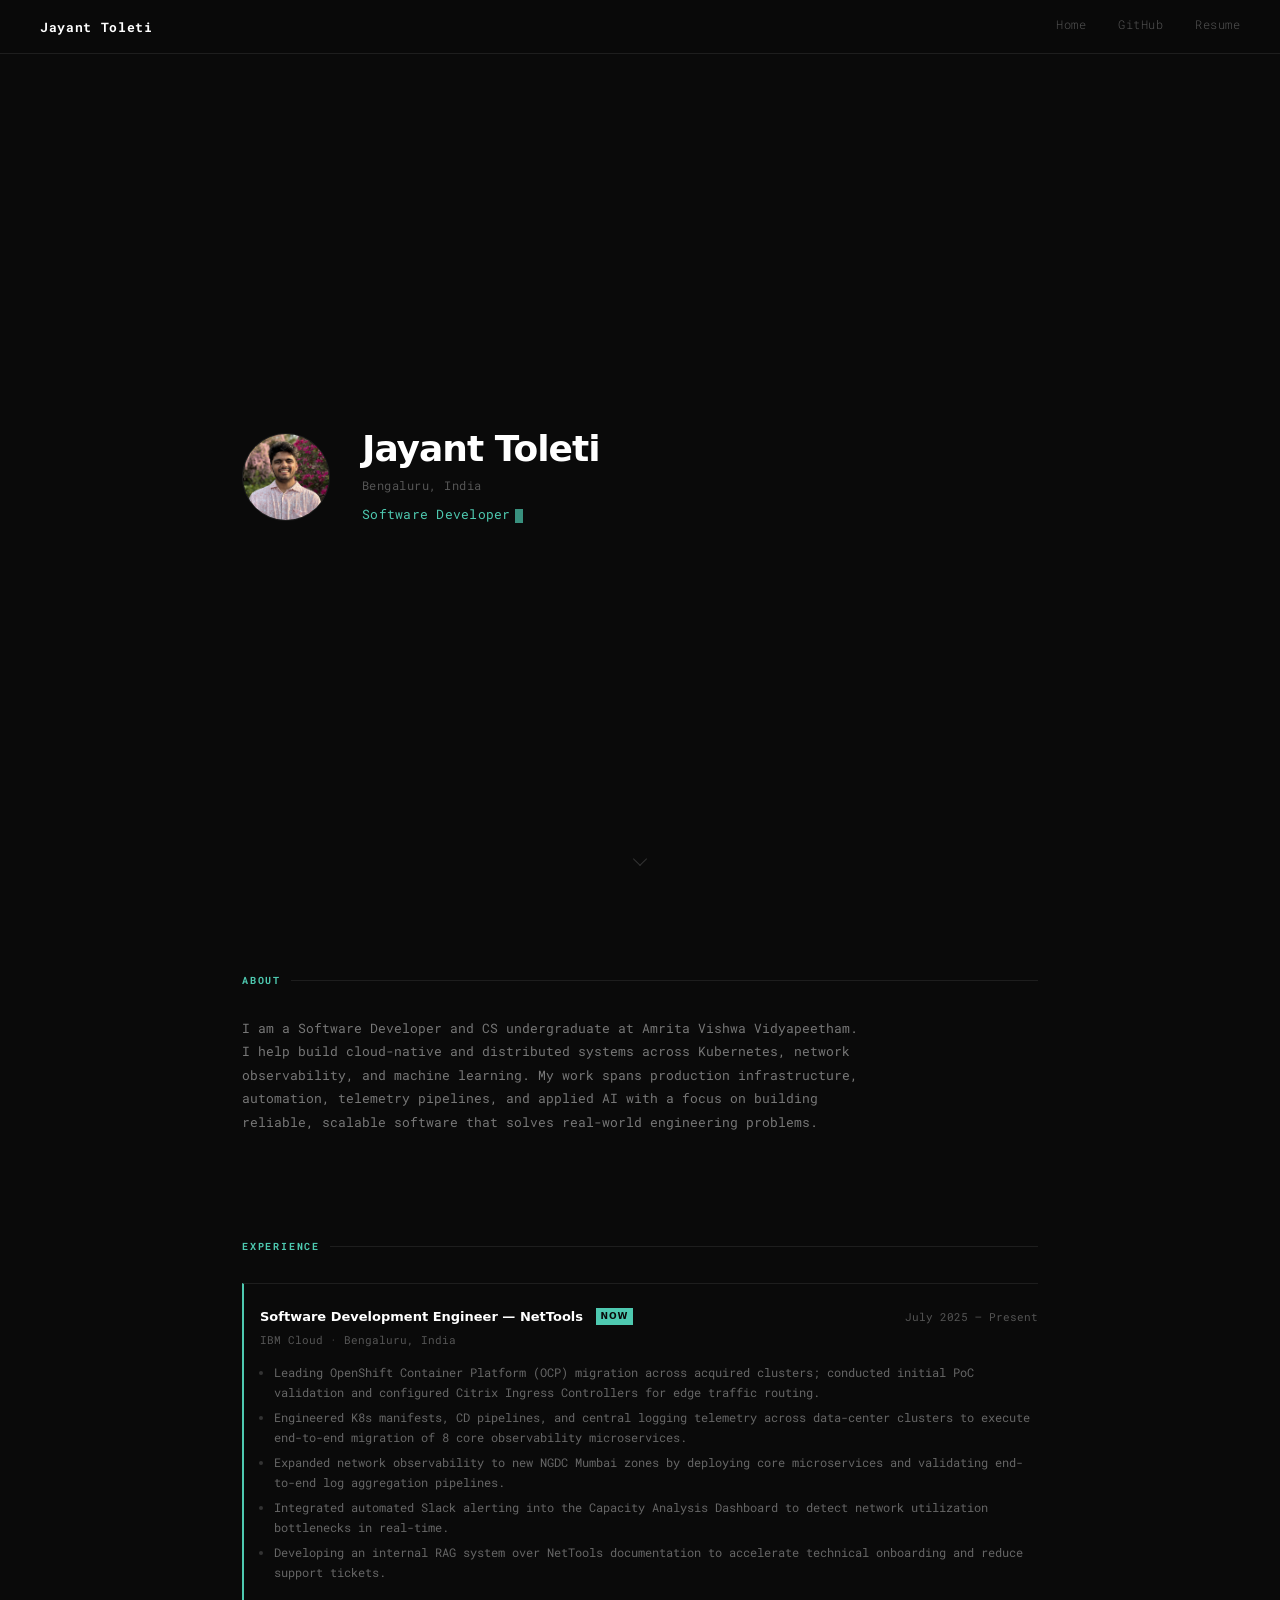
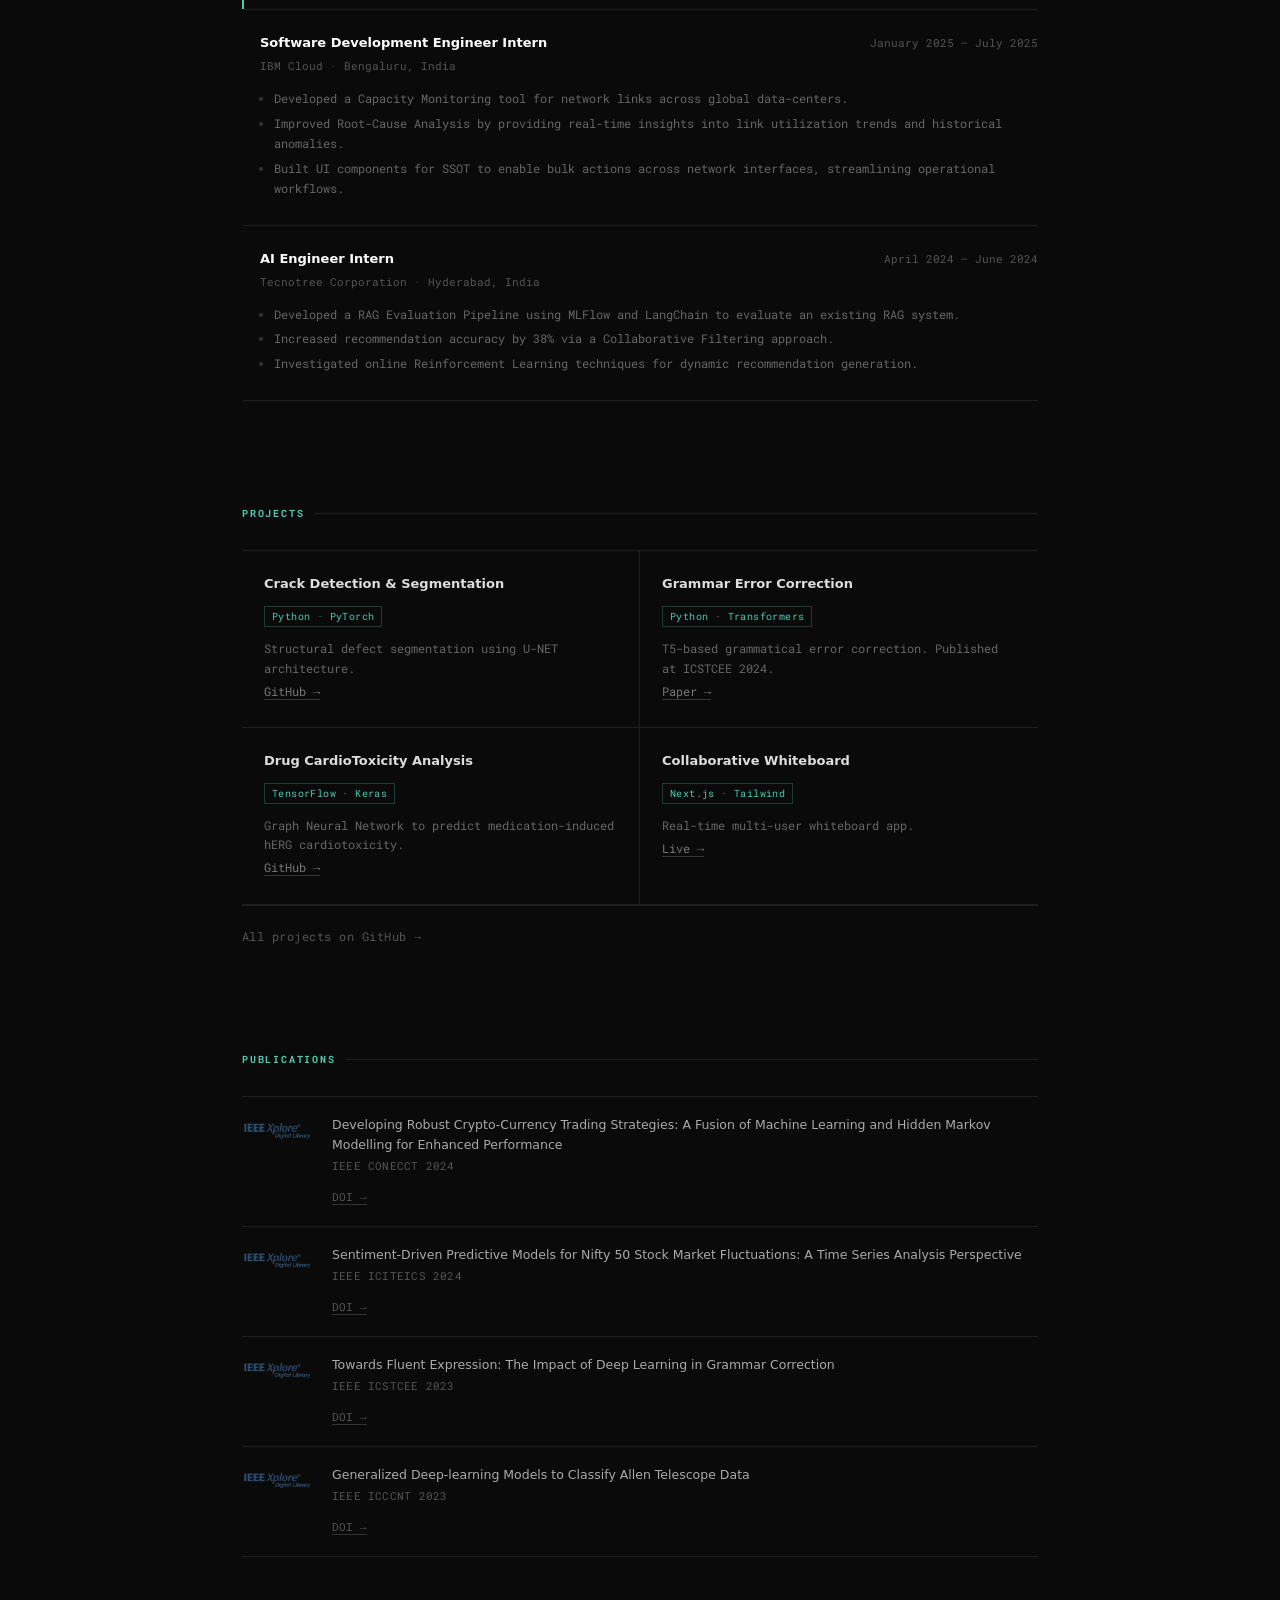
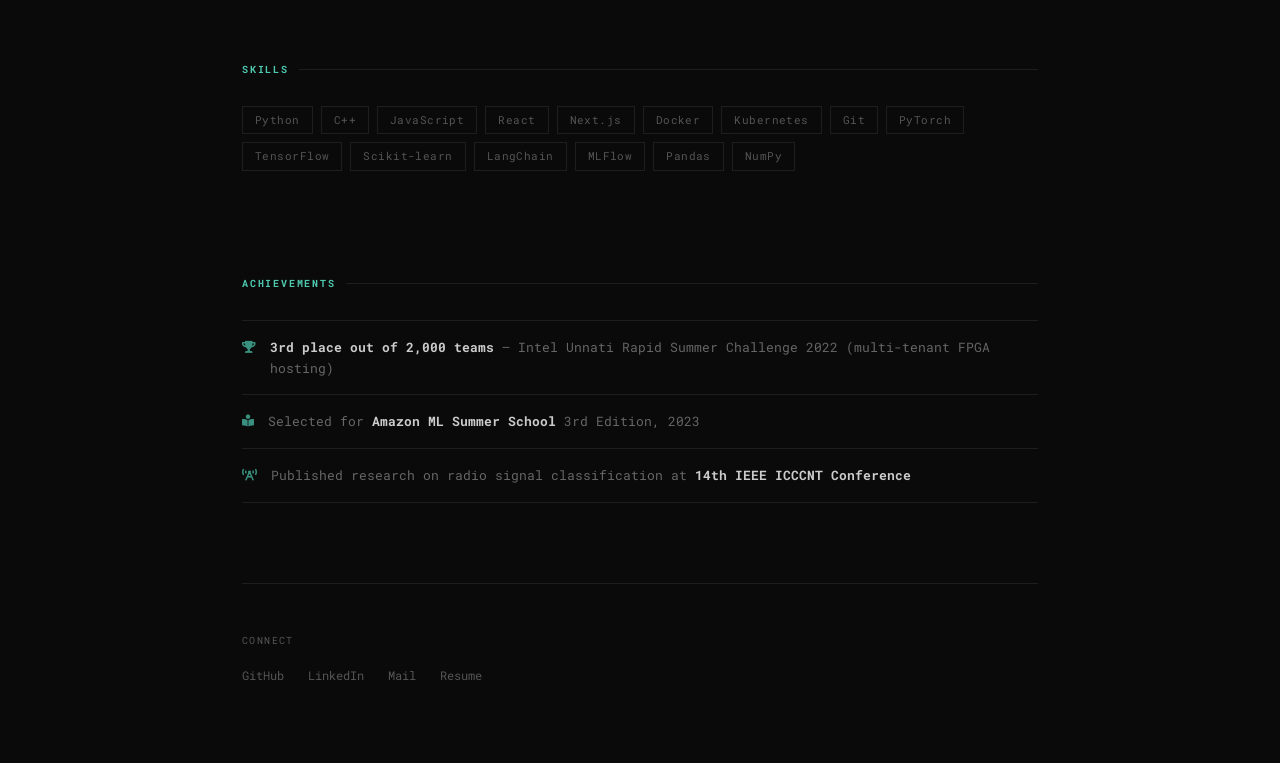
<file: index.html>
<!DOCTYPE html>
<html lang="en">
<head>
  <meta charset="UTF-8">
  <meta name="viewport" content="width=device-width, initial-scale=1.0">
  <meta name="author" content="Jayant">
  <title>Jayant Toleti</title>
  <link rel="stylesheet" href="style.css">
  <link href="https://fonts.googleapis.com/css?family=Roboto+Mono:300,400,700" rel="stylesheet">
  <link rel="stylesheet" href="https://cdnjs.cloudflare.com/ajax/libs/font-awesome/5.15.3/css/all.min.css">
</head>
<body>

  <!-- nav -->
  <nav>
    <span id="brand"><a href="index.html">Jayant Toleti</a></span>
    <ul id="menu">
      <li><a href="index.html">Home</a></li>
      <li><a href="https://github.com/JayantToleti" target="_blank">GitHub</a></li>
      <li><a href="Assets/Jayant_Toleti_Resume.pdf" target="_blank">Resume</a></li>
    </ul>
    <div id="toggle">menu</div>
  </nav>

  <div id="resize">
    <div class="close-btn">close</div>
    <ul id="menu">
      <li><a href="index.html">Home</a></li>
      <li><a href="https://github.com/JayantToleti" target="_blank">GitHub</a></li>
      <li><a href="Assets/Jayant_Toleti_Resume.pdf" target="_blank">Resume</a></li>
    </ul>
  </div>

  <div class="wrapper">

    <!-- hero -->
    <div class="hero">
      <div class="header">
        <img src="Assets/Jayant_Toleti.jpg" alt="Jayant Toleti" class="header-image">
        <div class="header-text">
          <h1>Jayant Toleti</h1>
          <h5>Bengaluru, India</h5>
          <p class="tagline"><span id="typed-role"></span><span class="cursor"></span></p>
        </div>
      </div>
    </div>
    <div class="scroll-down"></div>

    <!-- about -->
    <div class="section">
      <p class="section-label">About</p>
      <div class="about-text">
        <p>I am a Software Developer and CS undergraduate at Amrita Vishwa Vidyapeetham. I help build cloud-native and distributed systems across Kubernetes, network observability, and machine learning. My work spans production infrastructure, automation, telemetry pipelines, and applied AI with a focus on building reliable, scalable software that solves real-world engineering problems.</p>
      </div>
    </div>

    <!-- experience -->
    <div class="section">
      <p class="section-label">Experience</p>
      <div class="exp-list">

        <div class="exp-item current">
          <div class="exp-header">
            <h3 class="exp-title">Software Development Engineer — NetTools <span class="badge-now">NOW</span></h3>
            <span class="exp-date">July 2025 – Present</span>
          </div>
          <p class="exp-company">IBM Cloud · Bengaluru, India</p>
          <ul>
            <li>Leading OpenShift Container Platform (OCP) migration across acquired clusters; conducted initial PoC validation and configured Citrix Ingress Controllers for edge traffic routing.</li>
            <li>Engineered K8s manifests, CD pipelines, and central logging telemetry across data-center clusters to execute end-to-end migration of 8 core observability microservices.</li>
            <li>Expanded network observability to new NGDC Mumbai zones by deploying core microservices and validating end-to-end log aggregation pipelines.</li>
            <li>Integrated automated Slack alerting into the Capacity Analysis Dashboard to detect network utilization bottlenecks in real-time.</li>
            <li>Developing an internal RAG system over NetTools documentation to accelerate technical onboarding and reduce support tickets.</li>
          </ul>
        </div>

        <div class="exp-item">
          <div class="exp-header">
            <h3 class="exp-title">Software Development Engineer Intern</h3>
            <span class="exp-date">January 2025 – July 2025</span>
          </div>
          <p class="exp-company">IBM Cloud · Bengaluru, India</p>
          <ul>
            <li>Developed a Capacity Monitoring tool for network links across global data-centers.</li>
            <li>Improved Root-Cause Analysis by providing real-time insights into link utilization trends and historical anomalies.</li>
            <li>Built UI components for SSOT to enable bulk actions across network interfaces, streamlining operational workflows.</li>
          </ul>
        </div>

        <div class="exp-item">
          <div class="exp-header">
            <h3 class="exp-title">AI Engineer Intern</h3>
            <span class="exp-date">April 2024 – June 2024</span>
          </div>
          <p class="exp-company">Tecnotree Corporation · Hyderabad, India</p>
          <ul>
            <li>Developed a RAG Evaluation Pipeline using MLFlow and LangChain to evaluate an existing RAG system.</li>
            <li>Increased recommendation accuracy by 38% via a Collaborative Filtering approach.</li>
            <li>Investigated online Reinforcement Learning techniques for dynamic recommendation generation.</li>
          </ul>
        </div>

      </div>
    </div>

    <!-- projects -->
    <div class="section">
      <p class="section-label">Projects</p>
      <div class="projects">
        <div class="project-item">
          <h4>Crack Detection &amp; Segmentation</h4>
          <span class="project-stack">Python · PyTorch</span>
          <p class="project-description">Structural defect segmentation using U-NET architecture.</p>
          <p class="project-description"><a href="https://github.com/JayantToleti/CrackSegmentationDL" target="_blank">GitHub →</a></p>
        </div>
        <div class="project-item">
          <h4>Grammar Error Correction</h4>
          <span class="project-stack">Python · Transformers</span>
          <p class="project-description">T5-based grammatical error correction. Published at ICSTCEE 2024.</p>
          <p class="project-description"><a href="https://ieeexplore.ieee.org/document/10584963" target="_blank">Paper →</a></p>
        </div>
        <div class="project-item">
          <h4>Drug CardioToxicity Analysis</h4>
          <span class="project-stack">TensorFlow · Keras</span>
          <p class="project-description">Graph Neural Network to predict medication-induced hERG cardiotoxicity.</p>
          <p class="project-description"><a href="https://github.com/JayantToleti/DrugCardiotoxicity" target="_blank">GitHub →</a></p>
        </div>
        <div class="project-item">
          <h4>Collaborative Whiteboard</h4>
          <span class="project-stack">Next.js · Tailwind</span>
          <p class="project-description">Real-time multi-user whiteboard app.</p>
          <p class="project-description"><a href="https://multi-user-wb.vercel.app/" target="_blank">Live →</a></p>
        </div>
      </div>
      <div class="view-all-projects">
        <a href="https://github.com/JayantToleti" class="btn-view-all" target="_blank">All projects on GitHub →</a>
      </div>
    </div>

    <!-- publications -->
    <div class="section">
      <p class="section-label">Publications</p>
      <div class="publications">
        <div class="publication-item">
          <img src="Assets/IEEE-xplore-logo.png" alt="IEEE" class="ieee-logo">
          <div class="pub-body">
            <h4>Developing Robust Crypto-Currency Trading Strategies: A Fusion of Machine Learning and Hidden Markov Modelling for Enhanced Performance</h4>
            <p class="conference-name">IEEE CONECCT 2024</p>
            <a href="https://doi.org/10.1109/CONECCT62155.2024.10677046" class="doi-link" target="_blank">DOI →</a>
          </div>
        </div>
        <div class="publication-item">
          <img src="Assets/IEEE-xplore-logo.png" alt="IEEE" class="ieee-logo">
          <div class="pub-body">
            <h4>Sentiment-Driven Predictive Models for Nifty 50 Stock Market Fluctuations: A Time Series Analysis Perspective</h4>
            <p class="conference-name">IEEE ICITEICS 2024</p>
            <a href="https://doi.org/10.1109/ICITEICS61368.2024.10625537" class="doi-link" target="_blank">DOI →</a>
          </div>
        </div>
        <div class="publication-item">
          <img src="Assets/IEEE-xplore-logo.png" alt="IEEE" class="ieee-logo">
          <div class="pub-body">
            <h4>Towards Fluent Expression: The Impact of Deep Learning in Grammar Correction</h4>
            <p class="conference-name">IEEE ICSTCEE 2023</p>
            <a href="https://doi.org/10.1109/ICSTCEE60504.2023.10584963" class="doi-link" target="_blank">DOI →</a>
          </div>
        </div>
        <div class="publication-item">
          <img src="Assets/IEEE-xplore-logo.png" alt="IEEE" class="ieee-logo">
          <div class="pub-body">
            <h4>Generalized Deep-learning Models to Classify Allen Telescope Data</h4>
            <p class="conference-name">IEEE ICCCNT 2023</p>
            <a href="https://doi.org/10.1109/ICCCNT56998.2023.10306700" class="doi-link" target="_blank">DOI →</a>
          </div>
        </div>
      </div>
    </div>

    <!-- skills -->
    <div class="section">
      <p class="section-label">Skills</p>
      <ul class="skills-list">
        <li>Python</li>
        <li>C++</li>
        <li>JavaScript</li>
        <li>React</li>
        <li>Next.js</li>
        <li>Docker</li>
        <li>Kubernetes</li>
        <li>Git</li>
        <li>PyTorch</li>
        <li>TensorFlow</li>
        <li>Scikit-learn</li>
        <li>LangChain</li>
        <li>MLFlow</li>
        <li>Pandas</li>
        <li>NumPy</li>
      </ul>
    </div>

    <!-- achievements -->
    <div class="section">
      <p class="section-label">Achievements</p>
      <div class="achievements">
        <div class="achievement-item">
          <i class="fas fa-trophy"></i>
          <span class="achievement-text"><span class="hl">3rd place out of 2,000 teams</span> — Intel Unnati Rapid Summer Challenge 2022 (multi-tenant FPGA hosting)</span>
        </div>
        <div class="achievement-item">
          <i class="fas fa-book-reader"></i>
          <span class="achievement-text">Selected for <span class="hl">Amazon ML Summer School</span> 3rd Edition, 2023</span>
        </div>
        <div class="achievement-item">
          <i class="fas fa-broadcast-tower"></i>
          <span class="achievement-text">Published research on radio signal classification at <span class="hl">14th IEEE ICCCNT Conference</span></span>
        </div>
      </div>
    </div>

    <!-- footer -->
    <footer class="footer">
      <p class="footer-label">Connect</p>
      <ul class="footer-links">
        <li><a href="https://github.com/JayantToleti" target="_blank">GitHub</a></li>
        <li><a href="https://linkedin.com/in/JayantToleti" target="_blank">LinkedIn</a></li>
        <li><a href="mailto:jtoleti@gmail.com">Mail</a></li>
        <li><a href="Assets/Jayant_Toleti_Resume.pdf" target="_blank">Resume</a></li>
      </ul>
    </footer>

  </div>

  <script>
    // nav
    var toggle = document.getElementById('toggle');
    var resize = document.getElementById('resize');
    var closeBtn = document.querySelector('.close-btn');
    toggle.addEventListener('click', function() { resize.classList.toggle('active'); });
    closeBtn.addEventListener('click', function() { resize.classList.remove('active'); });
    document.querySelectorAll('#resize ul li a').forEach(function(a) {
      a.addEventListener('click', function() { resize.classList.remove('active'); });
    });

    // typewriter
    var roles = [
      'Software Developer',
      'ML Researcher',
      'Cloud Engineer'
    ];
    var el = document.getElementById('typed-role');
    var roleIndex = 0;
    var charIndex = 0;
    var deleting = false;
    var TYPE_SPEED = 75;
    var DELETE_SPEED = 40;
    var PAUSE_AFTER_TYPE = 3500;
    var PAUSE_AFTER_DELETE = 40;

    function tick() {
      var current = roles[roleIndex];
      if (!deleting) {
        el.textContent = current.slice(0, charIndex + 1);
        charIndex++;
        if (charIndex === current.length) {
          deleting = true;
          setTimeout(tick, PAUSE_AFTER_TYPE);
          return;
        }
        setTimeout(tick, TYPE_SPEED);
      } else {
        el.textContent = current.slice(0, charIndex - 1);
        charIndex--;
        if (charIndex === 0) {
          deleting = false;
          roleIndex = (roleIndex + 1) % roles.length;
          setTimeout(tick, PAUSE_AFTER_DELETE);
          return;
        }
        setTimeout(tick, DELETE_SPEED);
      }
    }
    tick();
  </script>

</body>
</html>
</file>
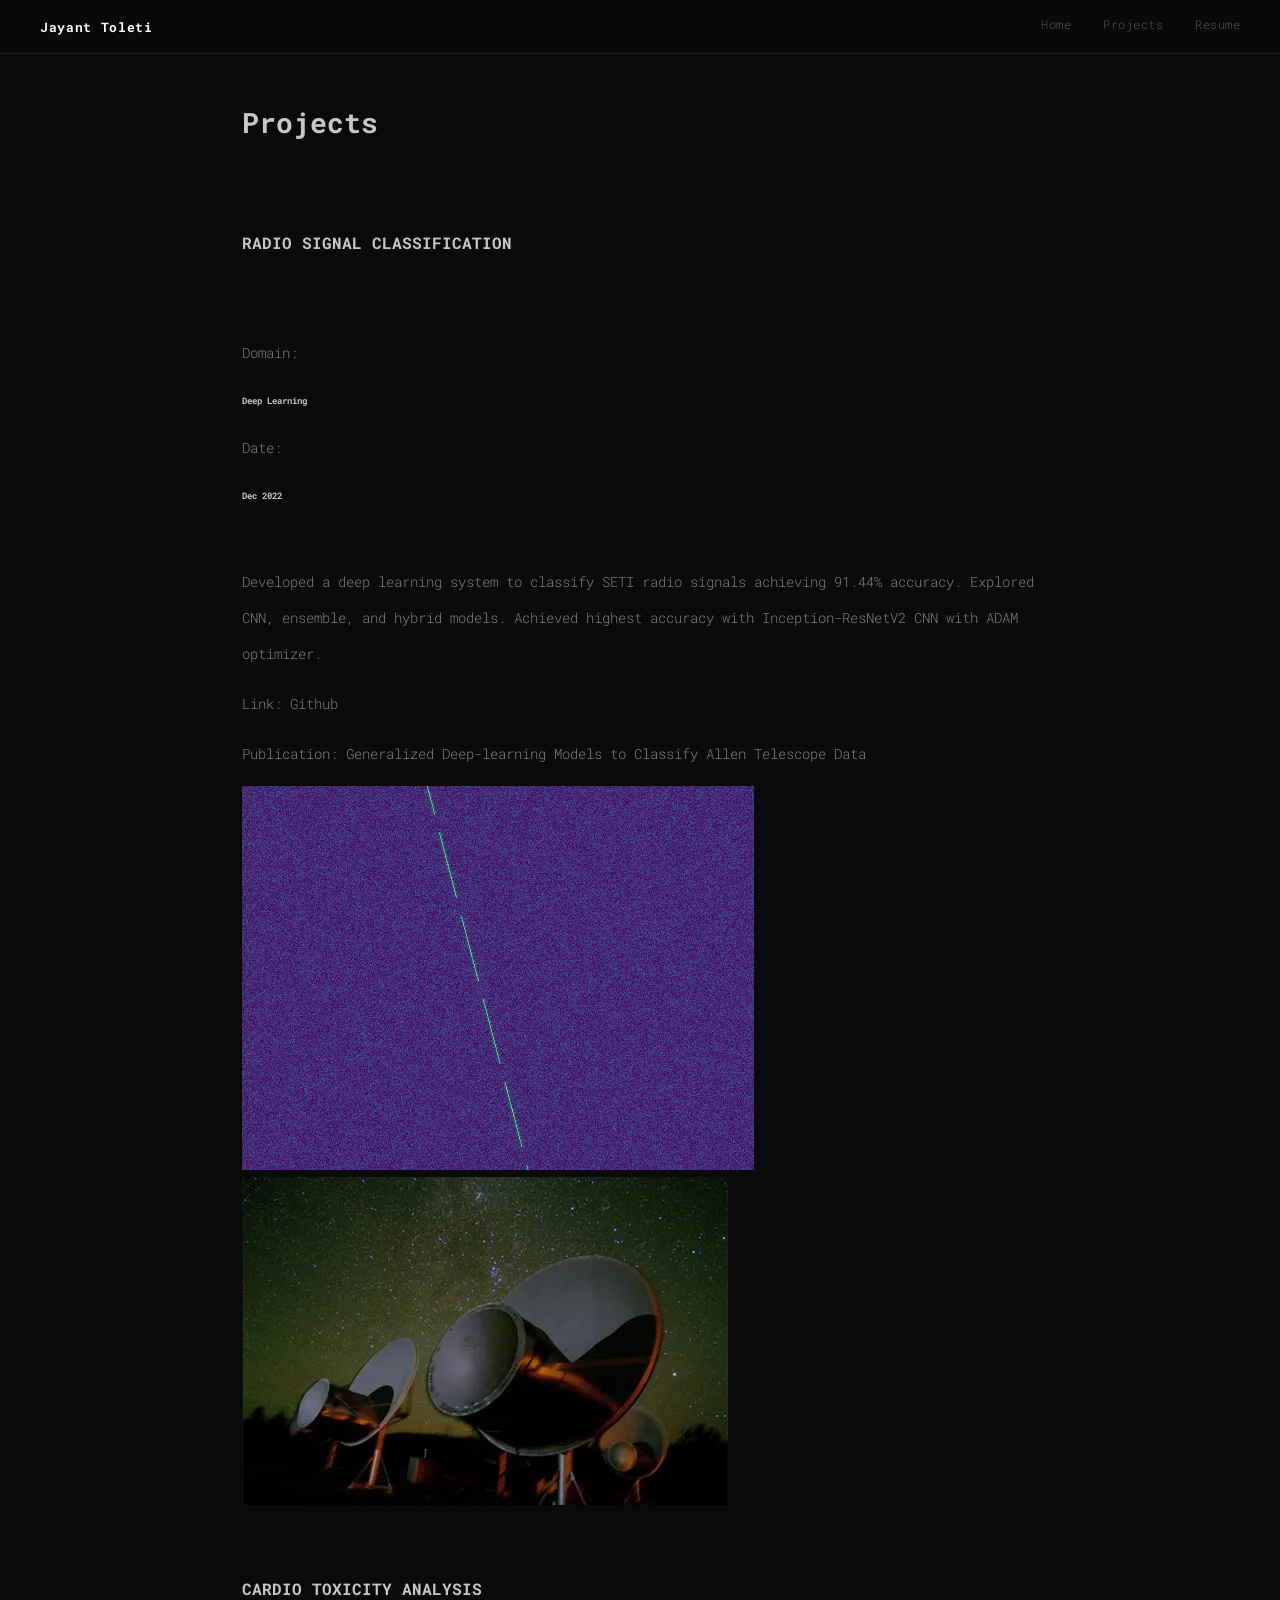
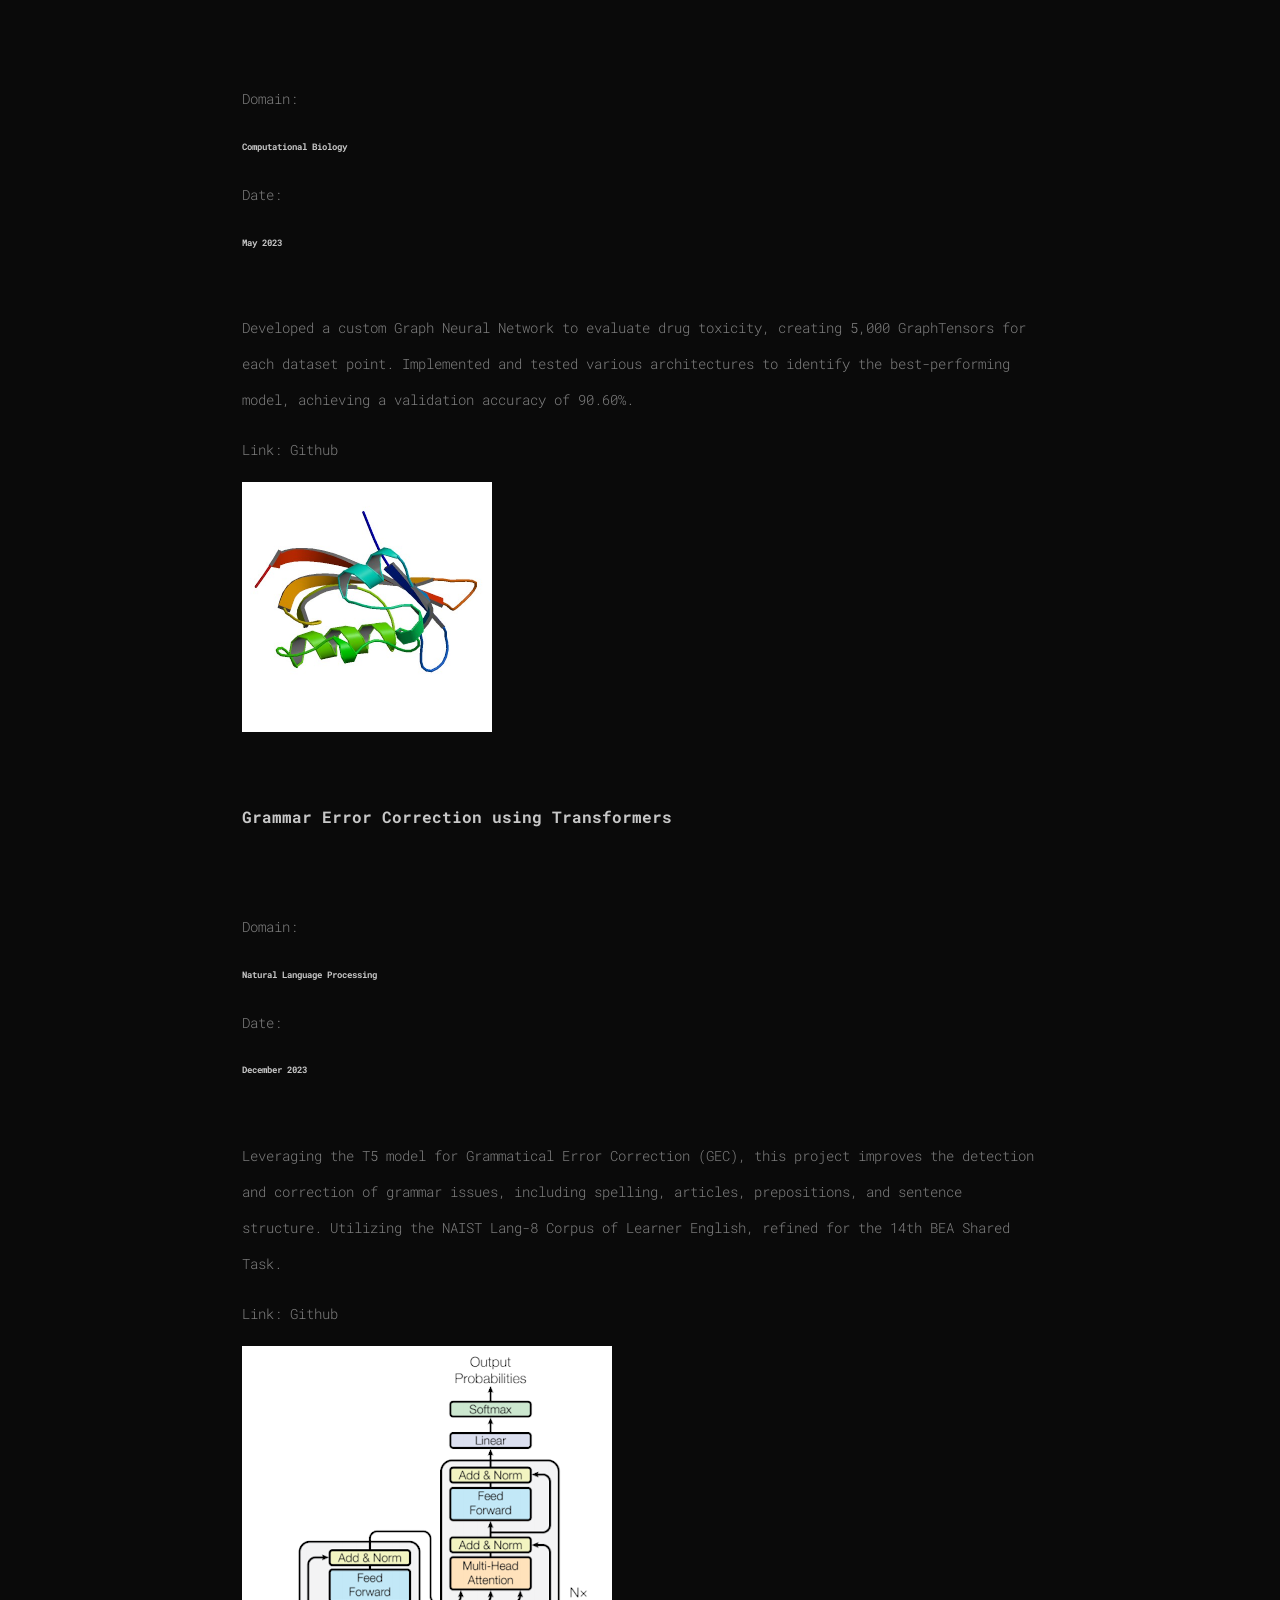
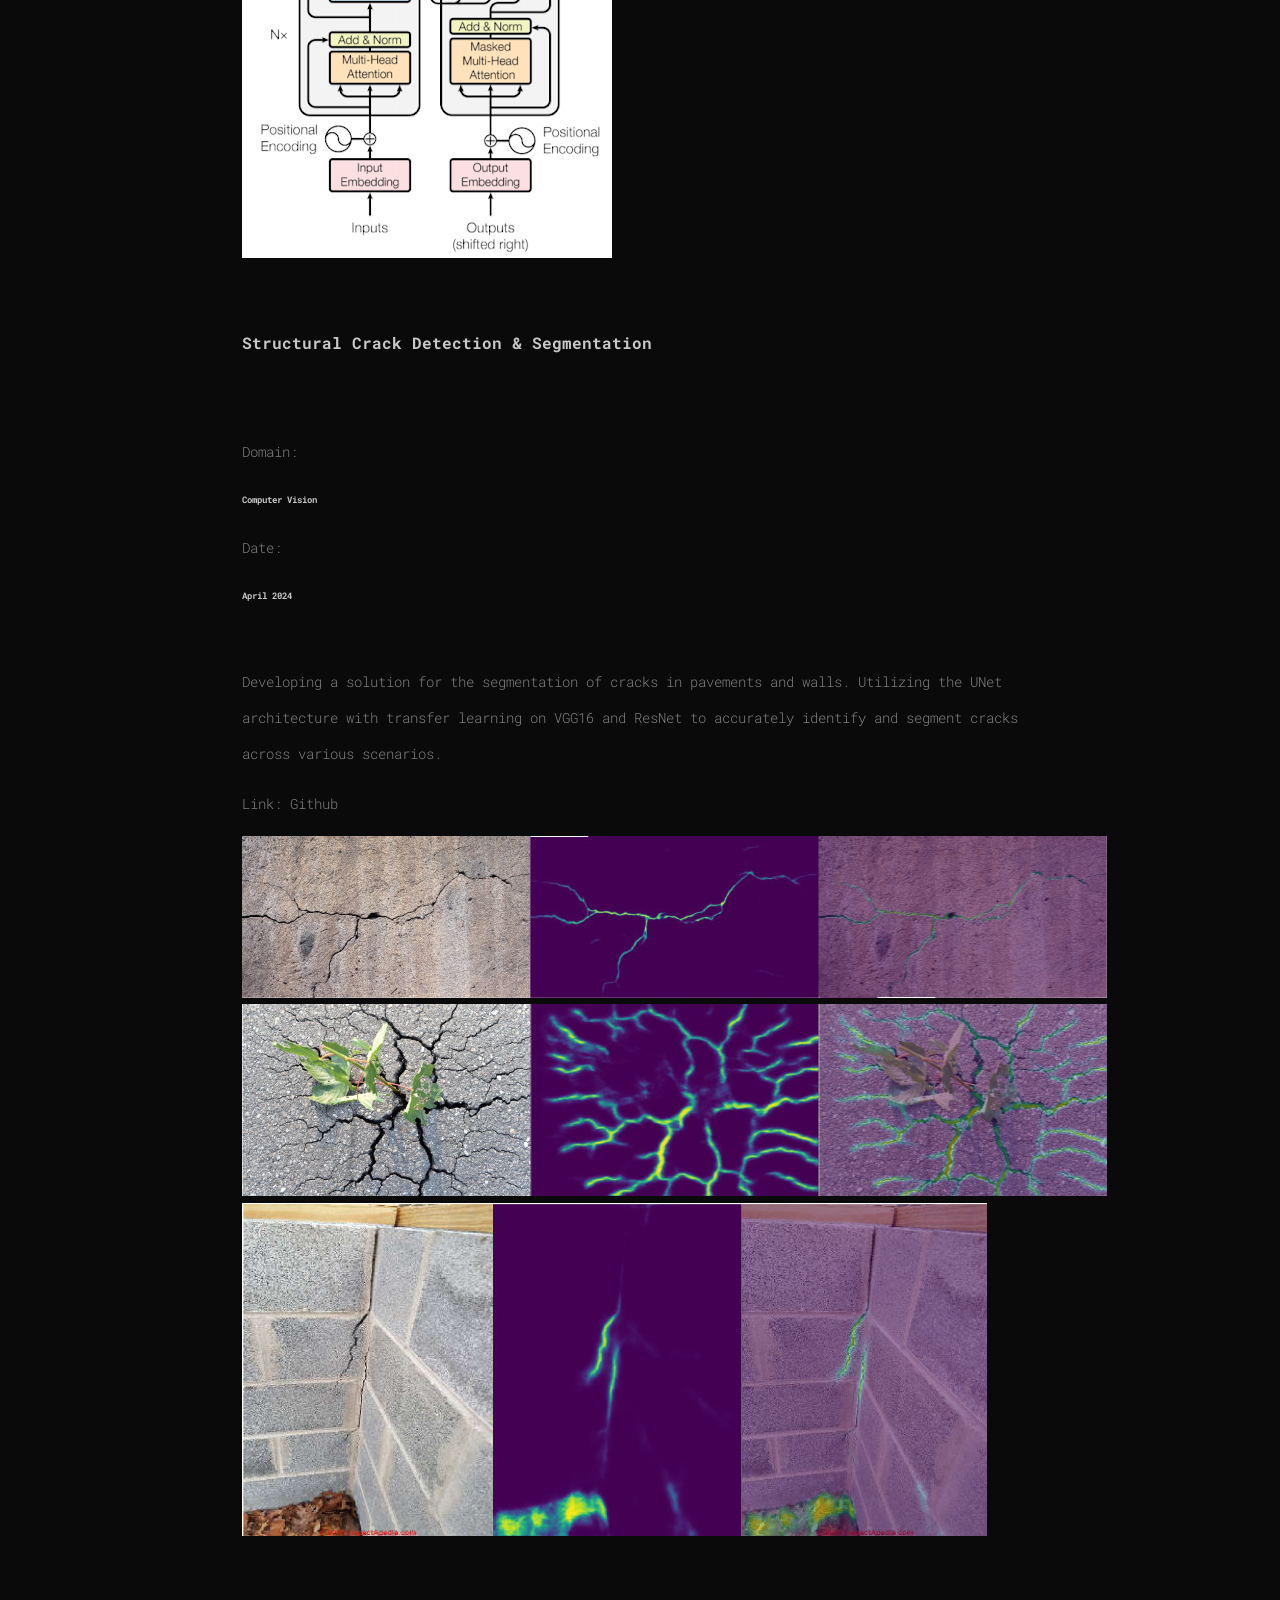
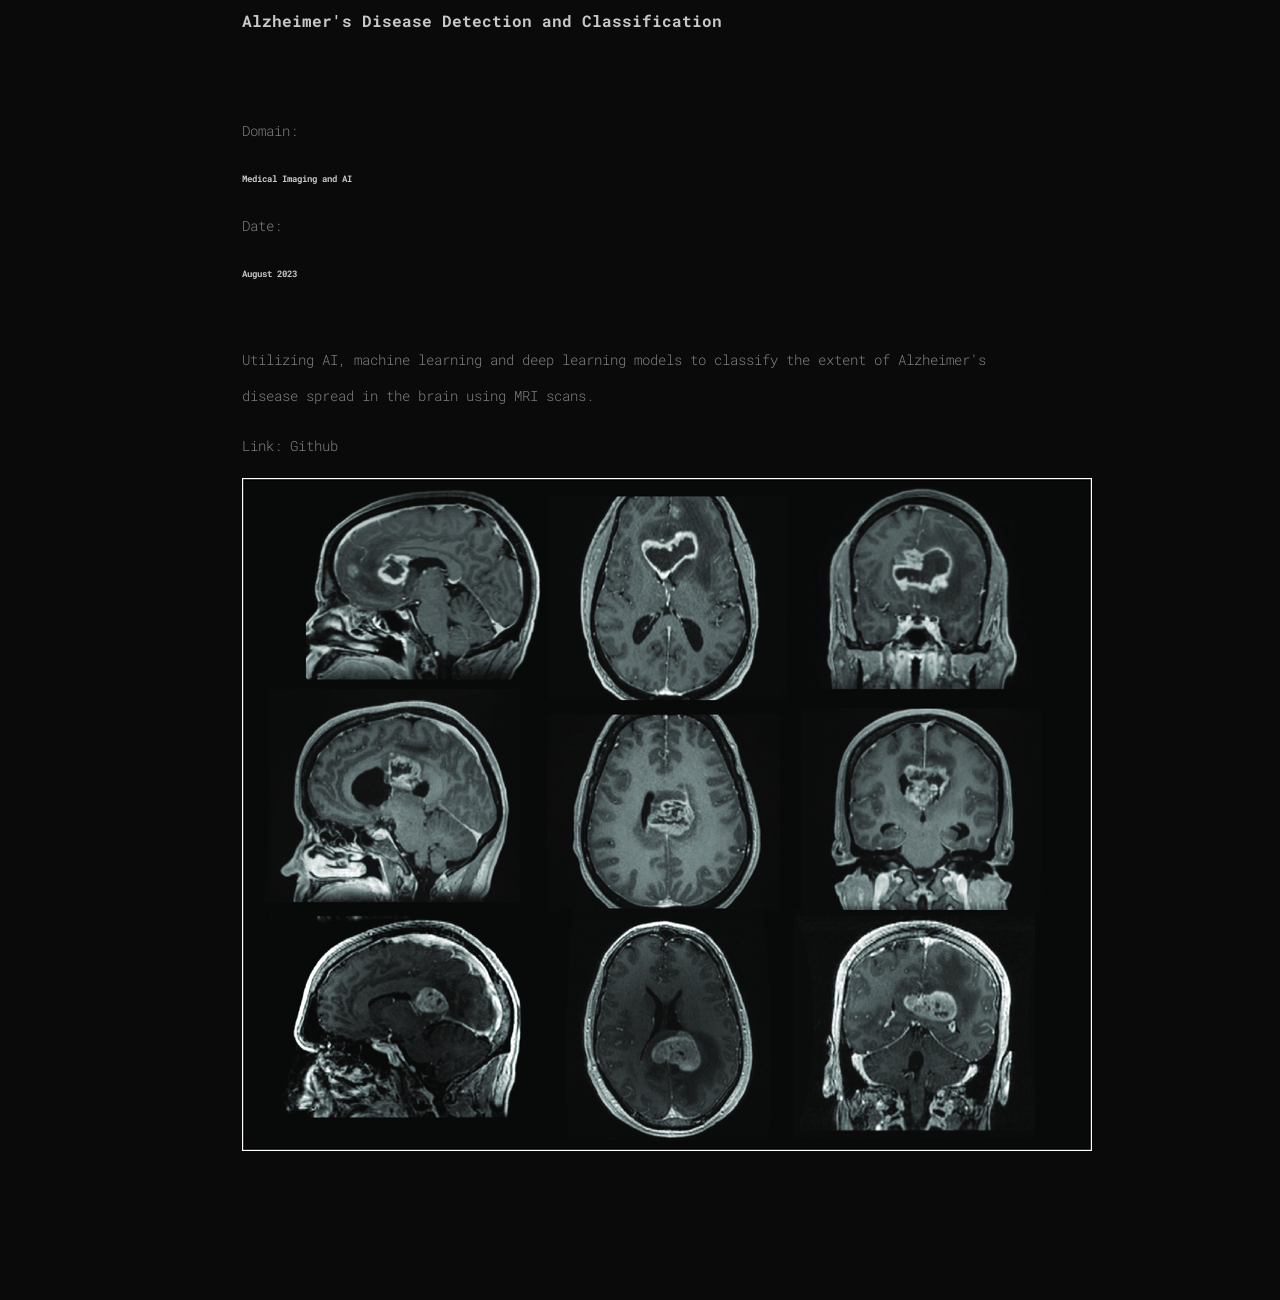
<file: project.html>
<!DOCTYPE html>
<html lang="en">
<head>
  <meta charset="UTF-8">
  <meta name="viewport" content="width=device-width, initial-scale=1.0">
  <meta name="author" content="Jayant">
  <title>Projects | Jayant Toleti</title>
  <link rel="stylesheet" href="style.css">
  <link href="https://fonts.googleapis.com/css?family=Roboto+Mono:300,400,700" rel="stylesheet">
</head>
<body>
  <div class="wrapper">

    <!-- navbar -->
    <nav>
      <span id="brand"><a href="index.html">Jayant Toleti</a></span>
      <ul id="menu">
        <li><a href="index.html">Home</a></li>
        <li><a href="project.html">Projects</a></li>
        <li><a href="Assets/Jayant_Toleti_Resume.pdf">Resume</a></li>
      </ul>
      <div id="toggle"><div class="span">Menu</div></div>
    </nav>

    <div id="resize">
      <div class="close-btn">close</div>
      <ul id="menu">
        <li><a href="index.html">Home</a></li>
        <li><a href="project.html">Projects</a></li>
        <li><a href="Assets/Jayant_Toleti_Resume.pdf">Resume</a></li>
      </ul>
    </div>

    <div style="height:80px;"></div>

    <div class="container">
      <h1>Projects</h1>
      <div class="hero-content">
        <br><br>

        <!-- Radio Signal Classification -->
        <div class="row">
          <div class="col-lg-8">
            <h3>RADIO SIGNAL CLASSIFICATION</h3><br><br>
            <div class="row">
              <div class="col-lg-6">
                <p>Domain:</p>
                <h6>Deep Learning</h6>
              </div>
              <div class="col-lg-6">
                <p>Date:</p>
                <h6>Dec 2022</h6>
              </div>
            </div>
            <br>
            <p>Developed a deep learning system to classify SETI radio signals achieving 91.44% accuracy. Explored CNN, ensemble, and hybrid models. Achieved highest accuracy with Inception-ResNetV2 CNN with ADAM optimizer.</p>
            <p>Link: <a href="https://github.com/JayantToleti/RadioSignalClassification" target="_blank">Github</a></p>
            <p>Publication: <a href="https://ieeexplore.ieee.org/document/10306700" target="_blank">Generalized Deep-learning Models to Classify Allen Telescope Data</a></p>
          </div>
          <div class="col-lg-4">
            <img src="Assets/Project_1.png" alt="Project Image" class="img-fluid">
            <img src="Assets/P1-2.png" alt="Project Image" class="img-fluid">
          </div>
        </div>
        <br><br>

        <!-- Cardio Toxicity Analysis -->
        <div class="row">
          <div class="col-lg-8">
            <h3>CARDIO TOXICITY ANALYSIS</h3><br><br>
            <div class="row">
              <div class="col-lg-6">
                <p>Domain:</p>
                <h6>Computational Biology</h6>
              </div>
              <div class="col-lg-6">
                <p>Date:</p>
                <h6>May 2023</h6>
              </div>
            </div>
            <br>
            <p>Developed a custom Graph Neural Network to evaluate drug toxicity, creating 5,000 GraphTensors for each dataset point. Implemented and tested various architectures to identify the best-performing model, achieving a validation accuracy of 90.60%.</p>
            <p>Link: <a href="https://github.com/JayantToleti/DrugCardiotoxicity" target="_blank">Github</a></p>
          </div>
          <div class="col-lg-4">
            <img src="Assets/P_2_1.jpg" alt="Project Image" width="250" height="250">
          </div>
        </div>
        <br><br>

        <!-- Grammar Error Correction -->
        <div class="row">
          <div class="col-lg-8">
            <h3>Grammar Error Correction using Transformers</h3><br><br>
            <div class="row">
              <div class="col-lg-6">
                <p>Domain:</p>
                <h6>Natural Language Processing</h6>
              </div>
              <div class="col-lg-6">
                <p>Date:</p>
                <h6>December 2023</h6>
              </div>
            </div>
            <br>
            <p>Leveraging the T5 model for Grammatical Error Correction (GEC), this project improves the detection and correction of grammar issues, including spelling, articles, prepositions, and sentence structure. Utilizing the NAIST Lang-8 Corpus of Learner English, refined for the 14th BEA Shared Task.</p>
            <p>Link: <a href="https://github.com/JayantToleti/GrammarErrorCorrection" target="_blank">Github</a></p>
          </div>
          <div class="col-lg-4">
            <img src="Assets/P_3_1.png" alt="Project Image" class="img-fluid">
          </div>
        </div>
        <br><br>

        <!-- Structural Crack Detection -->
        <div class="row">
          <div class="col-lg-8">
            <h3>Structural Crack Detection &amp; Segmentation</h3><br><br>
            <div class="row">
              <div class="col-lg-6">
                <p>Domain:</p>
                <h6>Computer Vision</h6>
              </div>
              <div class="col-lg-6">
                <p>Date:</p>
                <h6>April 2024</h6>
              </div>
            </div>
            <br>
            <p>Developing a solution for the segmentation of cracks in pavements and walls. Utilizing the UNet architecture with transfer learning on VGG16 and ResNet to accurately identify and segment cracks across various scenarios.</p>
            <p>Link: <a href="https://github.com/JayantToleti/CrackSegmentationDL" target="_blank">Github</a></p>
          </div>
          <div class="col-lg-4">
            <img src="Assets/P_4_1.jpg" alt="Project Image" class="img-fluid">
            <img src="Assets/P_4_2.jpg" alt="Project Image" class="img-fluid">
            <img src="Assets/P_4_3.jpg" alt="Project Image" class="img-fluid">
          </div>
        </div>
        <br><br>

        <!-- Alzheimer's Detection -->
        <div class="row">
          <div class="col-lg-8">
            <h3>Alzheimer's Disease Detection and Classification</h3><br><br>
            <div class="row">
              <div class="col-lg-6">
                <p>Domain:</p>
                <h6>Medical Imaging and AI</h6>
              </div>
              <div class="col-lg-6">
                <p>Date:</p>
                <h6>August 2023</h6>
              </div>
            </div>
            <br>
            <p>Utilizing AI, machine learning and deep learning models to classify the extent of Alzheimer's disease spread in the brain using MRI scans.</p>
            <p>Link: <a href="https://github.com/JayantToleti/ADClassifierProject" target="_blank">Github</a></p>
          </div>
          <div class="col-lg-4">
            <img src="Assets/P_5_1.png" alt="Project Image" class="img-fluid">
          </div>
        </div>
        <br><br>

      </div>
    </div>

    <br><br><br><br>
  </div>

  <script>
    var toggle = document.getElementById('toggle');
    var resize = document.getElementById('resize');
    var closeBtn = document.querySelector('.close-btn');
    if (toggle) toggle.addEventListener('click', function() { resize.classList.toggle('active'); });
    if (closeBtn) closeBtn.addEventListener('click', function() { resize.classList.remove('active'); });
    document.querySelectorAll('#resize ul li a').forEach(function(a) {
      a.addEventListener('click', function() { resize.classList.remove('active'); });
    });
  </script>
</body>
</html>
</file>
<file: style.css>
/* ── reset & base ──────────────────────────────────────── */
*, *::before, *::after { box-sizing: border-box; }

:root {
  --accent: #4ec9b0;
  --bg: #0a0a0a;
  --surface: #111;
  --border: #1e1e1e;
  --text: #c8c8c8;
  --muted: #555;
  --dim: #333;
}

html, body {
  margin: 0;
  padding: 0;
  font-family: "Roboto Mono", monospace;
  background: var(--bg);
  color: var(--text);
  font-size: 14px;
  line-height: 1.7;
}

a { color: inherit; text-decoration: none; }
a:hover { color: #fff; }

ul { padding-left: 1.2em; margin: 0.4em 0; }
li { margin-bottom: 0.35em; }

/* ── layout ────────────────────────────────────────────── */
.wrapper {
  max-width: 860px;
  margin: 0 auto;
  padding: 0 32px;
}

/* ── navigation ────────────────────────────────────────── */
nav {
  position: fixed;
  top: 0;
  left: 0;
  width: 100%;
  height: 54px;
  background: rgba(10, 10, 10, 0.85);
  backdrop-filter: blur(12px);
  -webkit-backdrop-filter: blur(12px);
  border-bottom: 1px solid var(--border);
  display: flex;
  align-items: center;
  justify-content: space-between;
  padding: 0 40px;
  z-index: 100;
}

#brand a {
  font-weight: 700;
  font-size: 13px;
  letter-spacing: 0.05em;
  color: #fff;
}

nav #menu {
  list-style: none;
  margin: 0;
  padding: 0;
  display: flex;
  gap: 32px;
}

nav #menu li a {
  font-size: 12px;
  font-weight: 300;
  color: var(--muted);
  letter-spacing: 0.04em;
  padding-bottom: 2px;
  border-bottom: 1px solid transparent;
  transition: color 0.2s, border-color 0.2s;
}

nav #menu li a:hover {
  color: #fff;
  border-bottom-color: var(--accent);
}

#toggle {
  display: none;
  cursor: pointer;
  font-size: 12px;
  color: var(--muted);
}

#resize {
  display: none;
  position: fixed;
  inset: 0;
  background: var(--bg);
  z-index: 99;
  flex-direction: column;
  align-items: center;
  justify-content: center;
  gap: 28px;
}

#resize.active { display: flex; }

#resize #menu {
  list-style: none;
  padding: 0;
  margin: 0;
  text-align: center;
}

#resize #menu li { margin: 18px 0; }

#resize #menu li a {
  font-size: 26px;
  font-weight: 700;
  color: #fff;
  transition: color 0.2s;
}

#resize #menu li a:hover { color: var(--accent); }

.close-btn {
  position: absolute;
  top: 18px;
  right: 28px;
  font-size: 12px;
  color: var(--muted);
  cursor: pointer;
  transition: color 0.2s;
}

.close-btn:hover { color: #fff; }

@media (max-width: 640px) {
  #toggle { display: block; }
  nav #menu { display: none; }
  nav { padding: 0 20px; }
}

/* ── hero ──────────────────────────────────────────────── */
.hero {
  height: 100vh;
  display: flex;
  align-items: center;
  padding-top: 54px;
}

.header {
  display: flex;
  align-items: center;
  gap: 32px;
}

.header-image {
  width: 88px;
  height: 88px;
  border-radius: 50%;
  object-fit: cover;
  border: 1px solid var(--border);
  filter: grayscale(20%);
}

.header-text .cursor {
  display: inline-block;
  width: 8px;
  height: 14px;
  background: var(--accent);
  margin-left: 4px;
  vertical-align: middle;
  animation: blink 1s step-end infinite;
  opacity: 0.7;
}

@keyframes blink {
  0%, 100% { opacity: 0.7; }
  50%       { opacity: 0; }
}

.header h1 {
  font-size: 36px;
  font-weight: 700;
  color: #fff;
  margin: 0 0 6px;
  letter-spacing: -1px;
  line-height: 1.1;
  font-family: -apple-system, "Segoe UI", system-ui, sans-serif;
}

.header h5 {
  font-size: 12px;
  font-weight: 400;
  color: var(--muted);
  margin: 0 0 8px;
  letter-spacing: 0.04em;
  font-family: "Roboto Mono", monospace;
}

.tagline {
  font-size: 13px;
  color: var(--accent);
  margin: 0;
  letter-spacing: 0.02em;
  min-height: 1.4em;
  font-family: "Roboto Mono", monospace;
}

/* scroll indicator */
.scroll-down {
  position: absolute;
  left: 50%;
  bottom: 36px;
  width: 10px;
  height: 10px;
  border-bottom: 1px solid #333;
  border-right: 1px solid #333;
  transform: translateX(-50%) rotate(45deg);
  animation: arrow-pulse 2s ease-in-out infinite;
}

@keyframes arrow-pulse {
  0%, 100% { opacity: 0.15; transform: translateX(-50%) rotate(45deg) translateY(0); }
  50%       { opacity: 0.6;  transform: translateX(-50%) rotate(45deg) translateY(6px); }
}

/* ── sections ──────────────────────────────────────────── */
.section {
  padding: 72px 0 32px;
}

.section-label {
  font-size: 10px;
  font-weight: 700;
  letter-spacing: 0.18em;
  text-transform: uppercase;
  color: var(--accent);
  margin: 0 0 28px;
  display: flex;
  align-items: center;
  gap: 10px;
}

.section-label::after {
  content: '';
  flex: 1;
  height: 1px;
  background: var(--border);
}

/* ── about ─────────────────────────────────────────────── */
.about-text p {
  color: #777;
  font-size: 13px;
  max-width: 620px;
  margin: 0;
  line-height: 1.8;
}

/* ── experience ────────────────────────────────────────── */
.exp-list {
  display: flex;
  flex-direction: column;
}

.exp-item {
  padding: 22px 0 22px 16px;
  border-top: 1px solid var(--border);
  border-left: 2px solid transparent;
  transition: border-color 0.2s;
}

.exp-item:last-child { border-bottom: 1px solid var(--border); }

.exp-item.current {
  border-left-color: var(--accent);
  padding-left: 16px;
}

.exp-header {
  display: flex;
  justify-content: space-between;
  align-items: baseline;
  flex-wrap: wrap;
  gap: 8px;
  margin-bottom: 3px;
}

.exp-title {
  font-size: 13px;
  font-weight: 700;
  color: #fff;
  margin: 0;
  font-family: -apple-system, "Segoe UI", system-ui, sans-serif;
}

.exp-date {
  font-size: 11px;
  color: var(--muted);
  white-space: nowrap;
  font-family: "Roboto Mono", monospace;
}

.badge-now {
  display: inline-block;
  font-size: 9px;
  font-weight: 700;
  letter-spacing: 0.1em;
  color: var(--bg);
  background: var(--accent);
  padding: 1px 5px;
  margin-left: 8px;
  vertical-align: middle;
  position: relative;
  top: -1px;
}

.exp-company {
  font-size: 11px;
  color: var(--muted);
  margin: 0 0 12px;
}

.exp-item ul {
  color: #666;
  font-size: 12px;
  line-height: 1.7;
}

.exp-item ul li::marker { color: var(--dim); }

/* ── projects ──────────────────────────────────────────── */
.projects {
  display: grid;
  grid-template-columns: 1fr 1fr;
  gap: 0;
}

.project-item {
  padding: 22px;
  border-top: 1px solid var(--border);
  border-right: 1px solid var(--border);
  position: relative;
  transition: background 0.2s;
  overflow: hidden;
}

.project-item::before {
  content: '';
  position: absolute;
  top: 0;
  left: 0;
  width: 0;
  height: 2px;
  background: var(--accent);
  transition: width 0.3s ease;
}

.project-item:hover::before { width: 100%; }
.project-item:hover { background: #0e0e0e; }

.project-item:nth-child(even) { border-right: none; }
.project-item:nth-last-child(-n+2) { border-bottom: 1px solid var(--border); }

.project-item h4 {
  font-size: 13px;
  font-weight: 700;
  color: #ddd;
  margin: 0 0 8px;
  font-family: -apple-system, "Segoe UI", system-ui, sans-serif;
}

.project-stack {
  font-size: 10px;
  color: var(--accent);
  display: inline-block;
  border: 1px solid rgba(78, 201, 176, 0.25);
  padding: 1px 7px;
  margin-bottom: 12px;
  letter-spacing: 0.04em;
}

.project-description {
  font-size: 12px;
  color: #666;
  margin: 0 0 4px;
  line-height: 1.6;
}

.project-description a {
  color: #777;
  border-bottom: 1px solid var(--dim);
  transition: color 0.2s, border-color 0.2s;
}

.project-description a:hover { color: var(--accent); border-color: var(--accent); }

.view-all-projects {
  padding: 18px 0 0;
  border-top: 1px solid var(--border);
}

.btn-view-all {
  font-size: 12px;
  color: var(--muted);
  letter-spacing: 0.04em;
  transition: color 0.2s;
}

.btn-view-all:hover { color: var(--accent); }

@media (max-width: 560px) {
  .projects { grid-template-columns: 1fr; }
  .project-item { border-right: none; }
  .project-item:nth-last-child(-n+2) { border-bottom: none; }
  .project-item:last-child { border-bottom: 1px solid var(--border); }
}

/* ── publications ──────────────────────────────────────── */
.publications { display: flex; flex-direction: column; }

.publication-item {
  padding: 18px 0;
  border-top: 1px solid var(--border);
  display: flex;
  gap: 18px;
  align-items: flex-start;
  transition: background 0.15s;
}

.publication-item:last-child { border-bottom: 1px solid var(--border); }

.ieee-logo {
  width: 72px;
  height: auto;
  opacity: 0.75;
  flex-shrink: 0;
  margin-top: 4px;
  filter: grayscale(0);
  transition: opacity 0.2s, transform 0.2s;
}

.publication-item:hover .ieee-logo { opacity: 1; transform: scale(1.04); }

.pub-body h4 {
  font-size: 12.5px;
  font-weight: 400;
  color: #aaa;
  margin: 0 0 4px;
  line-height: 1.55;
  font-family: -apple-system, "Segoe UI", system-ui, sans-serif;
}

.conference-name {
  font-size: 10.5px;
  color: var(--muted);
  margin: 0 0 8px;
  letter-spacing: 0.02em;
}

.doi-link {
  font-size: 11px;
  color: var(--muted);
  border-bottom: 1px solid var(--dim);
  transition: color 0.2s, border-color 0.2s;
}

.doi-link:hover { color: var(--accent); border-color: var(--accent); }

/* ── skills ────────────────────────────────────────────── */
.skills-list {
  list-style: none;
  padding: 0;
  margin: 0;
  display: flex;
  flex-wrap: wrap;
  gap: 8px;
}

.skills-list li {
  font-size: 11px;
  color: var(--muted);
  border: 1px solid var(--border);
  padding: 4px 12px;
  letter-spacing: 0.04em;
  transition: color 0.2s, border-color 0.2s, background 0.2s;
  margin: 0;
  cursor: default;
}

.skills-list li:hover {
  color: var(--accent);
  border-color: rgba(78, 201, 176, 0.4);
  background: rgba(78, 201, 176, 0.04);
}

.skills-list i { display: none; }

/* ── achievements ──────────────────────────────────────── */
.achievements { display: flex; flex-direction: column; }

.achievement-item {
  display: flex;
  gap: 14px;
  padding: 16px 0;
  border-top: 1px solid var(--border);
  align-items: flex-start;
}

.achievement-item:last-child { border-bottom: 1px solid var(--border); }

.achievement-item i {
  font-size: 12px;
  color: var(--accent);
  margin-top: 4px;
  flex-shrink: 0;
  opacity: 0.7;
}

.achievement-text {
  font-size: 12.5px;
  color: #666;
  line-height: 1.65;
}

.achievement-text .hl {
  color: #ccc;
  font-weight: 700;
}

/* ── footer ────────────────────────────────────────────── */
.footer {
  padding: 48px 0 72px;
  margin-top: 48px;
  border-top: 1px solid var(--border);
}

.footer-label {
  font-size: 10px;
  color: var(--muted);
  margin: 0 0 14px;
  letter-spacing: 0.14em;
  text-transform: uppercase;
}

.footer-links {
  list-style: none;
  padding: 0;
  margin: 0;
  display: flex;
  gap: 24px;
  flex-wrap: wrap;
}

.footer-links li a {
  font-size: 12px;
  color: var(--muted);
  padding-bottom: 1px;
  border-bottom: 1px solid transparent;
  transition: color 0.2s, border-color 0.2s;
}

.footer-links li a:hover {
  color: var(--accent);
  border-bottom-color: var(--accent);
}

/* ── project page ──────────────────────────────────────── */
.hero-content p {
  font-weight: 300;
  line-height: 36px;
  color: grey;
}

.hero-content h6 { text-align: left; }

@media (max-width: 768px) {
  .hero-content {
    padding-top: 50px;
    width: 96%;
    margin: 0 auto;
  }
}
</file>
